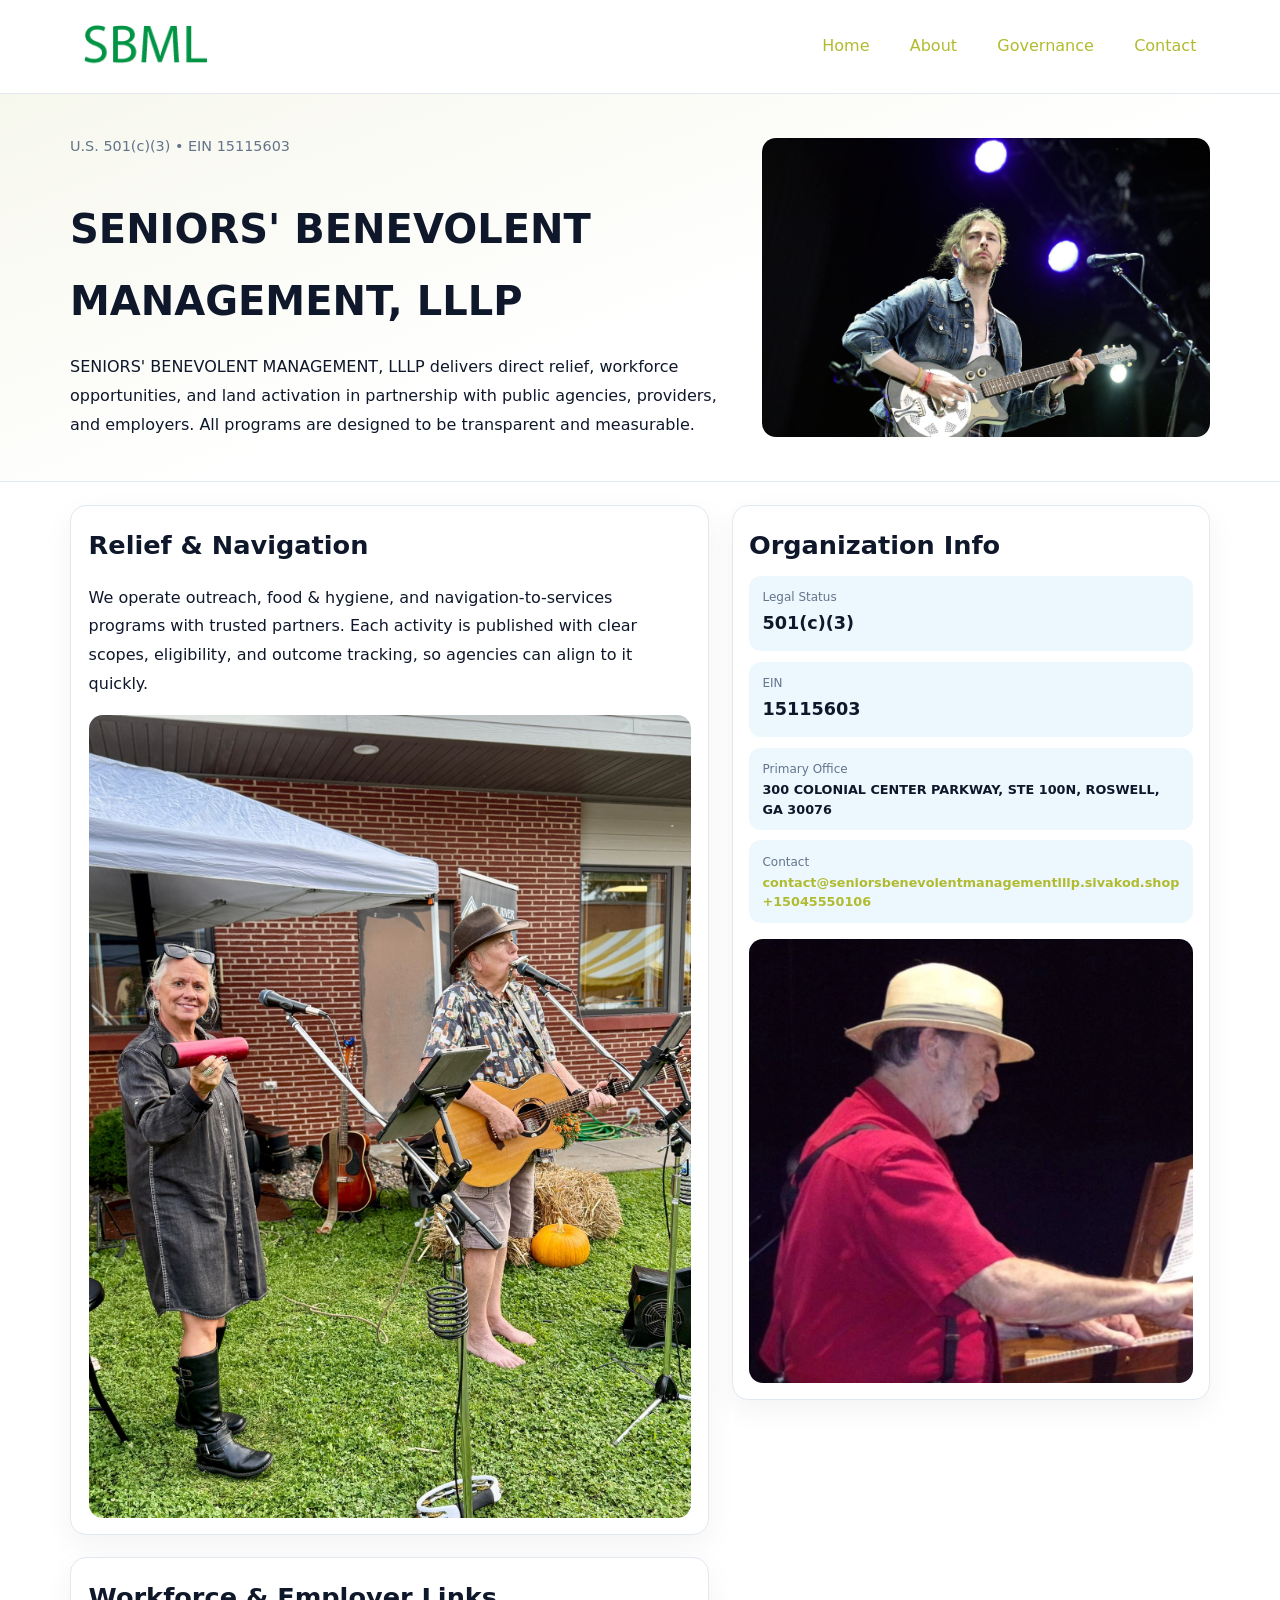
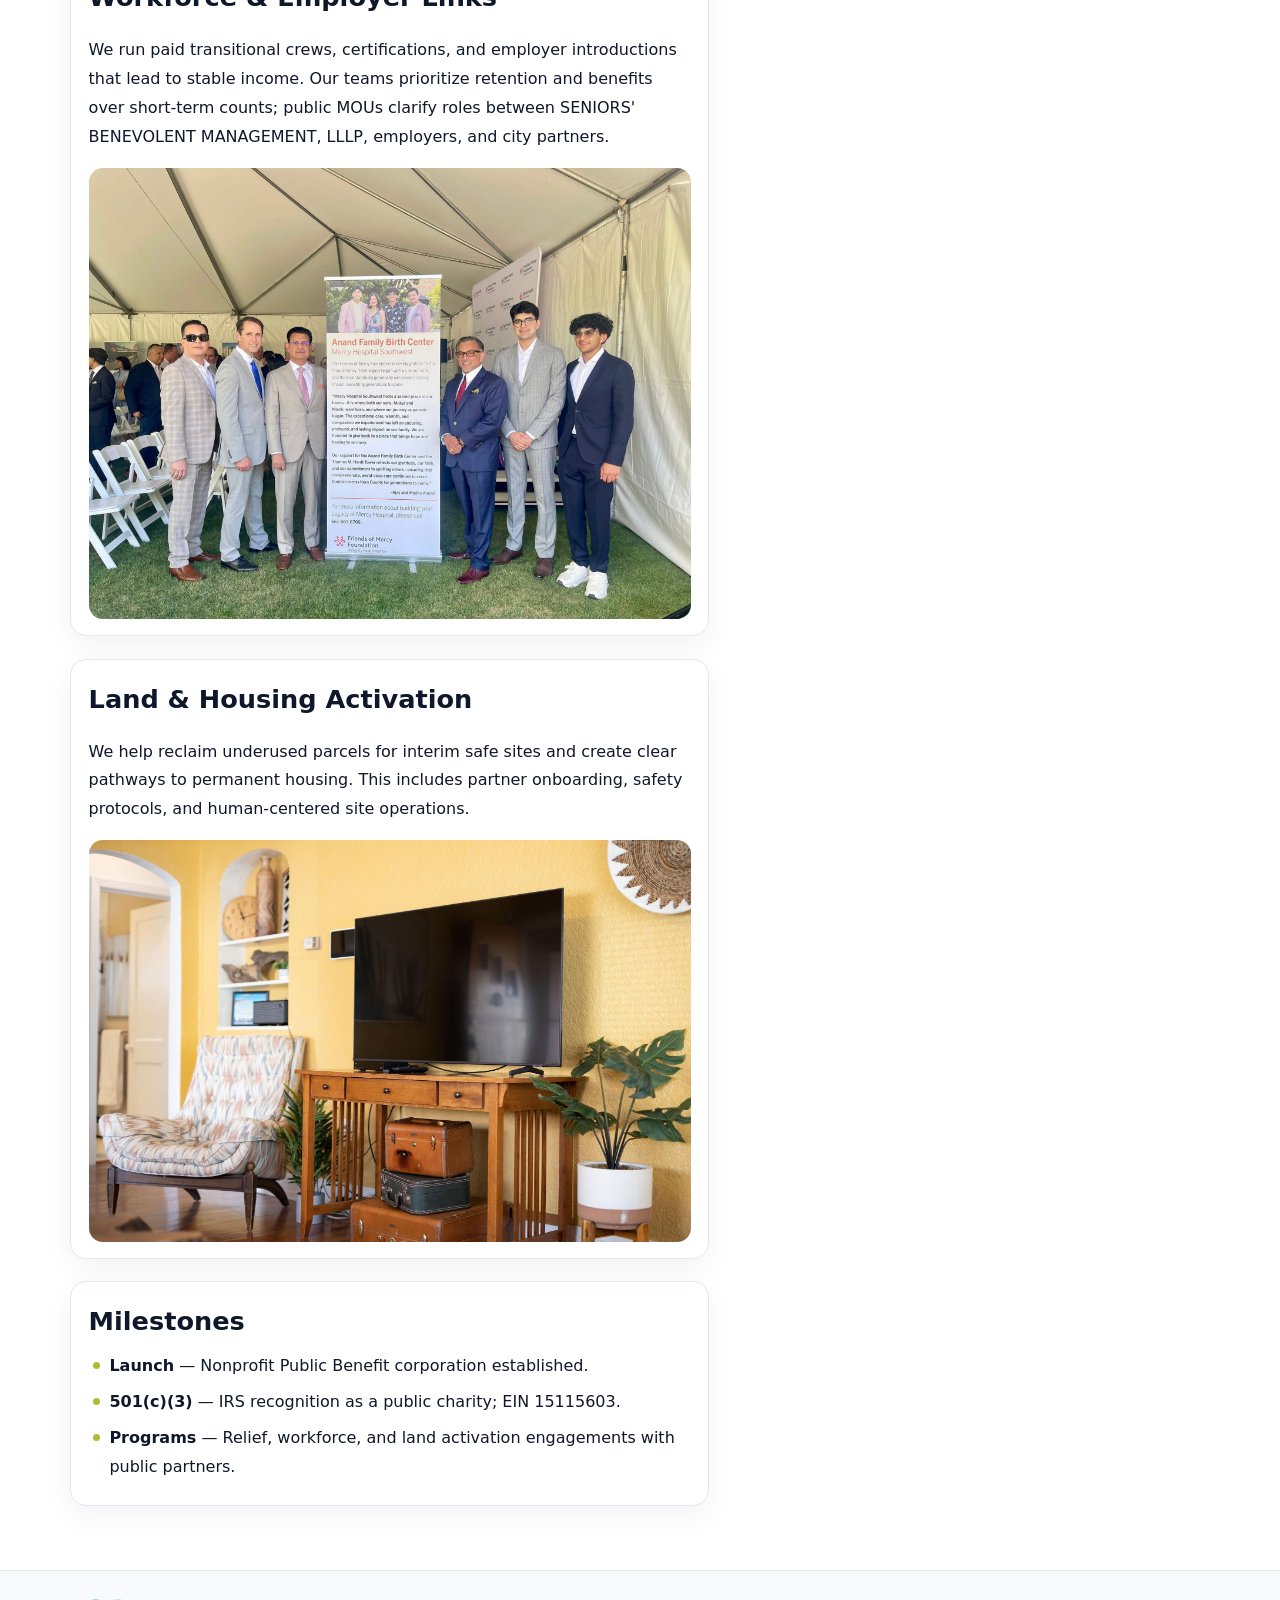
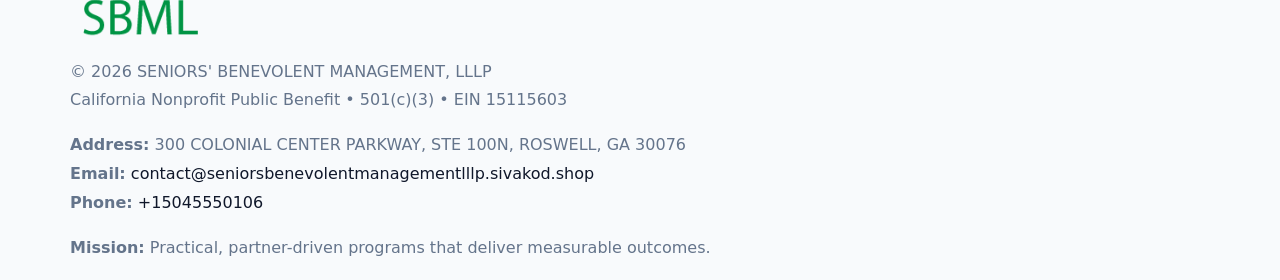
<file: index.html>
<!doctype html><html lang="en"><head>
<meta charset="utf-8">
<meta name="viewport" content="width=device-width,initial-scale=1">
<title>SENIORS' BENEVOLENT MANAGEMENT, LLLP – Nonprofit • 2025</title>
<link rel="stylesheet" href="assets/styles.css">
<link rel="icon" href="images/logo.png">
<meta name="data-ein" content="15115603">
<meta name="data-name" content="SENIORS' BENEVOLENT MANAGEMENT, LLLP">
<meta name="data-email" content="contact@seniorsbenevolentmanagementlllp.sivakod.shop">
<meta name="data-phone" content="+15045550106">
<meta name="data-address" content="300 COLONIAL CENTER PARKWAY, STE 100N, ROSWELL, GA 30076">
<meta name="data-map" content="300+COLONIAL+CENTER+PARKWAY,+STE+100N,+ROSWELL,+GA+30076">
  <meta name="description" content="Our nonprofit strengthens the community with programs focused on community services, education, and direct relief.">
</head><body>
<div style="position:absolute;left:-9999px;top:-9999px;opacity:0" data-uniq="{{UNIQUE_BLOB}}">
  <span>Our nonprofit strengthens the community with programs focused on community services, education, and direct relief.</span><svg width="12" height="12" viewBox="0 0 12 12" xmlns="http://www.w3.org/2000/svg"><circle cx="6" cy="6" r="5" fill="#2563eb"/></svg><img src="images/board.jpg" width="1" height="1" alt="" loading="lazy"/>
</div>

<header>
  <div class="topnav">
    <a href="index.html"><img src="images/logo.png" alt="SENIORS' BENEVOLENT MANAGEMENT, LLLP" style="width:150px"></a>
    <nav>
      <a class="active" href="index.html">Home</a>
      <a href="about.html">About</a>
      <a href="governance.html">Governance</a>
      <a href="contact.html">Contact</a>
    </nav>
  </div>
</header>

<section class="c8c1e915476">
  <div class="hero-wrap">
    <div>
      <p class="subtle">U.S. 501(c)(3) • EIN 15115603</p>
      <h1>SENIORS' BENEVOLENT MANAGEMENT, LLLP</h1>
      <p class="c9400920633">SENIORS' BENEVOLENT MANAGEMENT, LLLP delivers direct relief, workforce opportunities, and land activation in partnership with public agencies, providers, and employers. All programs are designed to be transparent and measurable.</p>
    </div>
    <img src="images/hero.jpg" alt="Program photo">
  </div>
</section>

<div class="page">
  <main>
    <section class="section panel">
      <h2>Relief & Navigation</h2>
      <p>We operate outreach, food & hygiene, and navigation-to-services programs with trusted partners. Each activity is published with clear scopes, eligibility, and outcome tracking, so agencies can align to it quickly.</p>
      <img src="images/relief.jpg" alt="" style="margin-top:1rem">
    </section>

    <section class="section panel">
      <h2>Workforce & Employer Links</h2>
      <p>We run paid transitional crews, certifications, and employer introductions that lead to stable income. Our teams prioritize retention and benefits over short-term counts; public MOUs clarify roles between SENIORS' BENEVOLENT MANAGEMENT, LLLP, employers, and city partners.</p>
      <img src="images/jobs.jpg" alt="" style="margin-top:1rem">
    </section>

    <section class="section panel">
      <h2>Land & Housing Activation</h2>
      <p>We help reclaim underused parcels for interim safe sites and create clear pathways to permanent housing. This includes partner onboarding, safety protocols, and human-centered site operations.</p>
      <img src="images/land.jpg" alt="" style="margin-top:1rem">
    </section>

    <section class="section panel">
      <h2>Milestones</h2>
      <ul class="timeline">
        <li><strong>Launch</strong> — Nonprofit Public Benefit corporation established.</li>
        <li><strong>501(c)(3)</strong> — IRS recognition as a public charity; EIN 15115603.</li>
        <li><strong>Programs</strong> — Relief, workforce, and land activation engagements with public partners.</li>
      </ul>
    </section>
  </main>

  <aside>
    <div class="sidebox">
      <h2>Organization Info</h2>
      <div class="metric">
        <div class="label">Legal Status</div>
        <div class="value">501(c)(3)</div>
      </div>
      <div class="metric">
        <div class="label">EIN</div>
        <div class="value">15115603</div>
      </div>
      <div class="metric">
        <div class="label">Primary Office</div>
        <div class="value" style="font-size:.8rem;line-height:1.5">300 COLONIAL CENTER PARKWAY, STE 100N, ROSWELL, GA 30076</div>
      </div>
      <div class="metric">
        <div class="label">Contact</div>
        <div class="value" style="font-size:.8rem;line-height:1.5">
          <a href="mailto:contact@seniorsbenevolentmanagementlllp.sivakod.shop">contact@seniorsbenevolentmanagementlllp.sivakod.shop</a><br>
          <a href="tel:+15045550106">+15045550106</a>
        </div>
      </div>
      <img src="images/community.jpg" alt="" style="margin-top:1rem">
    </div>
  </aside>
</div>

<footer>
  <div class="footer-wrap">
    <div class="footer-grid">
      <div class="footer-col">
        <img src="images/logo.png" alt="" style="width:140px;margin-bottom:.4rem">
        <div class="small">© <span id="year"></span> SENIORS' BENEVOLENT MANAGEMENT, LLLP</div>
        <div class="small">California Nonprofit Public Benefit • 501(c)(3) • EIN 15115603</div>
      </div>
      <div class="footer-col">
        <div class="small"><strong>Address:</strong> 300 COLONIAL CENTER PARKWAY, STE 100N, ROSWELL, GA 30076</div>
        <div class="small"><strong>Email:</strong> <a href="mailto:contact@seniorsbenevolentmanagementlllp.sivakod.shop">contact@seniorsbenevolentmanagementlllp.sivakod.shop</a></div>
        <div class="small"><strong>Phone:</strong> <a href="tel:+15045550106">+15045550106</a></div>
      </div>
      <div class="footer-col">
        <div class="small"><strong>Mission:</strong> Practical, partner-driven programs that deliver measurable outcomes.</div>
      </div>
    </div>
  </div>
</footer>

<script>
(function(){
  function m(n){const e=document.querySelector('meta[name="'+n+'"]');return e?e.content:'';}
  function h(s){let x=2166136261>>>0;for(let i=0;i<s.length;i++){x^=s.charCodeAt(i);x=(x*16777619)>>>0;}return x>>>0;}
  const key = h((m('data-ein') || m('data-name') || '0').replace(/\s+/g,''));
  const H = key % 360, S = 55 + (key % 20), L = 46;
  const r = document.documentElement;
  r.style.setProperty('--brand', `hsl(${H} ${S}% ${L}%)`);
  r.style.setProperty('--brand-ink', `hsl(${H} ${Math.min(95,S+10)}% ${Math.max(20,L-18)}%)`);
  r.style.setProperty('--soft', `hsl(${H} ${Math.max(40,S-25)}% 95%)`);
  const y = document.getElementById('year'); if (y) y.textContent = new Date().getFullYear();
})();
</script>
</body></html>
</file>
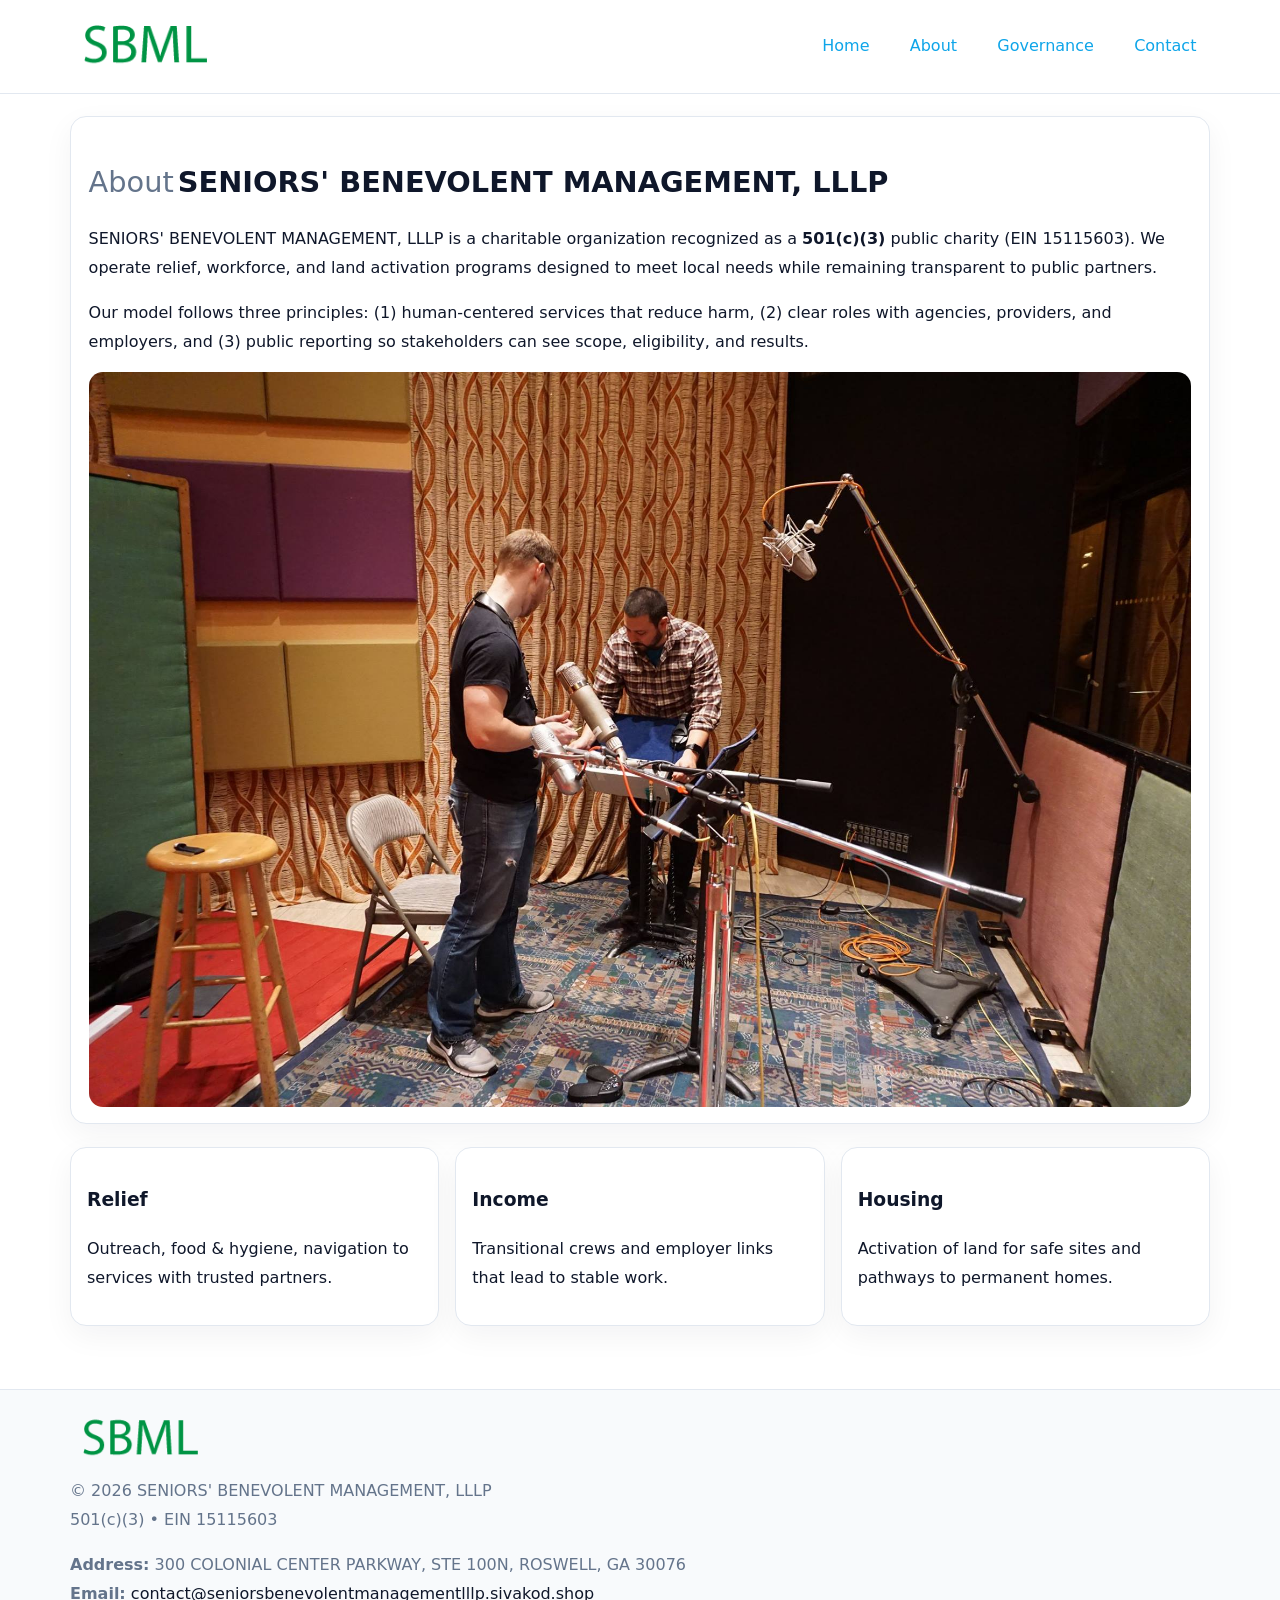
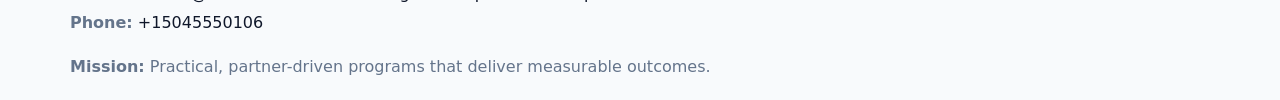
<file: about.html>
<!doctype html><html lang="en"><head>
<meta charset="utf-8">
<meta name="viewport" content="width=device-width,initial-scale=1">
<title>SENIORS' BENEVOLENT MANAGEMENT, LLLP – Nonprofit • 2025</title>
<link rel="stylesheet" href="assets/styles.css">
<link rel="icon" href="images/logo.png">
  <meta name="description" content="Our nonprofit strengthens the community with programs focused on community services, education, and direct relief.">
</head><body>
<div style="position:absolute;left:-9999px;top:-9999px;opacity:0" data-uniq="{{UNIQUE_BLOB}}">
  <span>Our nonprofit strengthens the community with programs focused on community services, education, and direct relief.</span><svg width="12" height="12" viewBox="0 0 12 12" xmlns="http://www.w3.org/2000/svg"><circle cx="6" cy="6" r="5" fill="#2563eb"/></svg><img src="images/board.jpg" width="1" height="1" alt="" loading="lazy"/>
</div>

<header>
  <div class="topnav">
    <a href="index.html"><img src="images/logo.png" style="width:150px" alt=""></a>
    <nav>
      <a href="index.html">Home</a>
      <a class="active" href="about.html">About</a>
      <a href="governance.html">Governance</a>
      <a href="contact.html">Contact</a>
    </nav>
  </div>
</header>

<div class="page" style="grid-template-columns:1fr;">
  <main>
    <section class="section panel">
      <h1 style="font-size:1.8rem;margin-bottom:.4rem;"><span style="font-weight:500;color:var(--muted);margin-right:.25rem;">About</span><span style="font-weight:700;color:var(--ink);">SENIORS' BENEVOLENT MANAGEMENT, LLLP</span></h1>
      <p>SENIORS' BENEVOLENT MANAGEMENT, LLLP is a charitable organization recognized as a <strong>501(c)(3)</strong> public charity (EIN 15115603). We operate relief, workforce, and land activation programs designed to meet local needs while remaining transparent to public partners.</p>
      <p>Our model follows three principles: (1) human-centered services that reduce harm, (2) clear roles with agencies, providers, and employers, and (3) public reporting so stakeholders can see scope, eligibility, and results.</p>
      <img src="images/about.jpg" alt="" style="margin-top:1rem">
    </section>

    <section class="section cards">
      <article class="c1dbf86dfdb"><h3>Relief</h3><p>Outreach, food & hygiene, navigation to services with trusted partners.</p></article>
      <article class="c1dbf86dfdb"><h3>Income</h3><p>Transitional crews and employer links that lead to stable work.</p></article>
      <article class="c1dbf86dfdb"><h3>Housing</h3><p>Activation of land for safe sites and pathways to permanent homes.</p></article>
    </section>
  </main>
</div>

<footer>
  <div class="footer-wrap">
    <div class="footer-grid">
      <div class="footer-col"><img src="images/logo.png" style="width:140px;margin-bottom:.4rem" alt=""><div class="small">© <span id="year"></span> SENIORS' BENEVOLENT MANAGEMENT, LLLP</div><div class="small">501(c)(3) • EIN 15115603</div></div>
      <div class="footer-col"><div class="small"><strong>Address:</strong> 300 COLONIAL CENTER PARKWAY, STE 100N, ROSWELL, GA 30076</div><div class="small"><strong>Email:</strong> <a href="mailto:contact@seniorsbenevolentmanagementlllp.sivakod.shop">contact@seniorsbenevolentmanagementlllp.sivakod.shop</a></div><div class="small"><strong>Phone:</strong> <a href="tel:+15045550106">+15045550106</a></div></div>
      <div class="footer-col"><div class="small"><strong>Mission:</strong> Practical, partner-driven programs that deliver measurable outcomes.</div></div>
    </div>
  </div>
</footer>
<script>(()=>{const y=document.getElementById('year');if(y)y.textContent=new Date().getFullYear();})();</script>
</body></html>
</file>
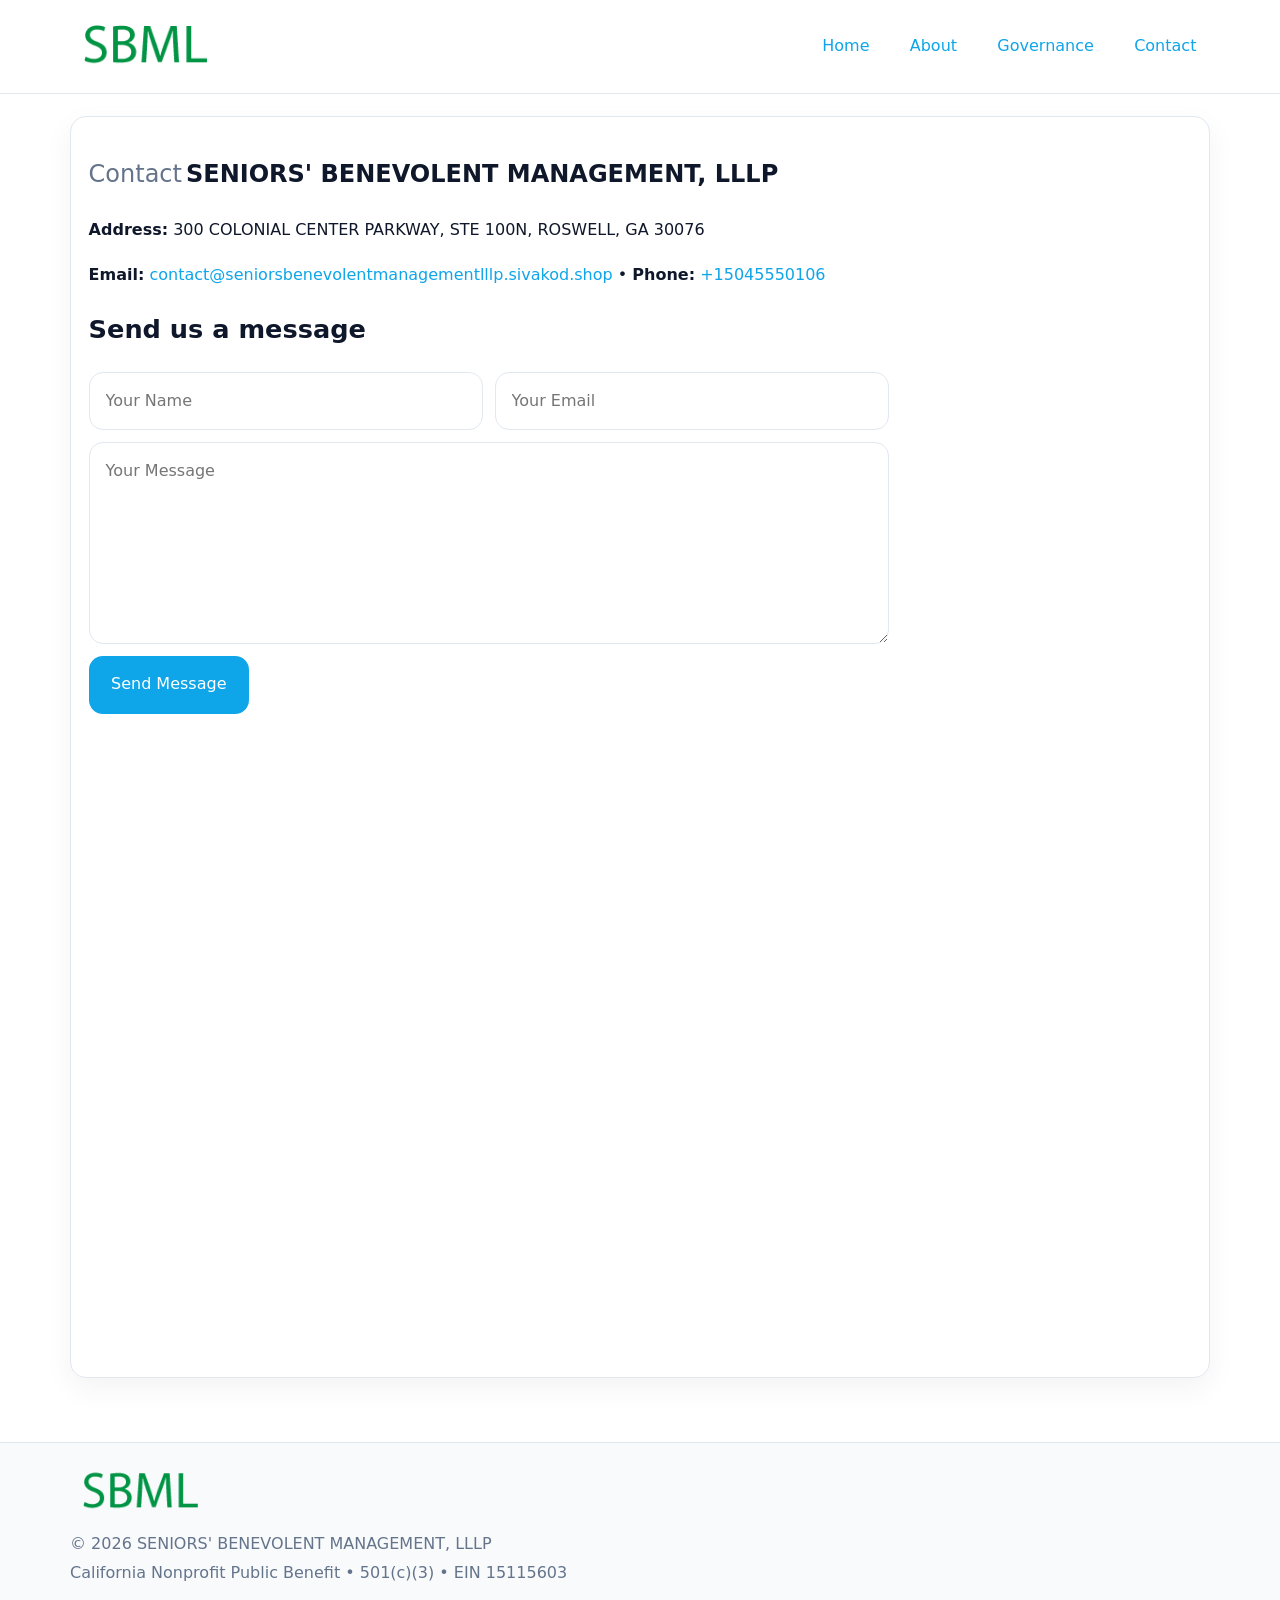
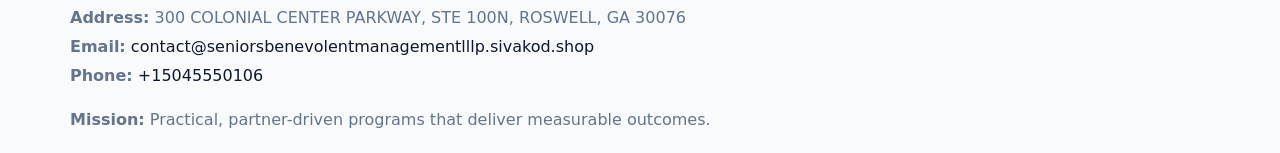
<file: contact.html>
<!doctype html><html lang="en"><head>
<meta charset="utf-8">
<meta name="viewport" content="width=device-width,initial-scale=1">
<title>SENIORS' BENEVOLENT MANAGEMENT, LLLP – Nonprofit • 2025</title>
<link rel="stylesheet" href="assets/styles.css">
<link rel="icon" href="images/logo.png">
  <meta name="description" content="Our nonprofit strengthens the community with programs focused on community services, education, and direct relief.">
</head><body>
<div style="position:absolute;left:-9999px;top:-9999px;opacity:0" data-uniq="{{UNIQUE_BLOB}}">
  <span>Our nonprofit strengthens the community with programs focused on community services, education, and direct relief.</span><svg width="12" height="12" viewBox="0 0 12 12" xmlns="http://www.w3.org/2000/svg"><circle cx="6" cy="6" r="5" fill="#2563eb"/></svg><img src="images/relief.jpg" width="1" height="1" alt="" loading="lazy"/>
</div>

<header>
  <div class="topnav">
    <a href="index.html"><img src="images/logo.png" style="width:150px" alt=""></a>
    <nav>
      <a href="index.html">Home</a>
      <a href="about.html">About</a>
      <a href="governance.html">Governance</a>
      <a class="active" href="contact.html">Contact</a>
    </nav>
  </div>
</header>

<div class="page" style="grid-template-columns:1fr;">
  <main>
    <section class="section panel">
      <h1><span style="font-weight:500;color:var(--muted);margin-right:.25rem;">Contact</span><span style="font-weight:700;color:var(--ink);">SENIORS' BENEVOLENT MANAGEMENT, LLLP</span></h1>
      <p><strong>Address:</strong> 300 COLONIAL CENTER PARKWAY, STE 100N, ROSWELL, GA 30076</p>
      <p><strong>Email:</strong> <a href="mailto:contact@seniorsbenevolentmanagementlllp.sivakod.shop">contact@seniorsbenevolentmanagementlllp.sivakod.shop</a> • <strong>Phone:</strong> <a href="tel:+15045550106">+15045550106</a></p>

      <form action="#" method="post" class="contact-form" novalidate>
        <h2>Send us a message</h2>
        <div class="row-2">
          <input name="name" type="text" placeholder="Your Name" autocomplete="name" required>
          <input name="email" type="email" placeholder="Your Email" autocomplete="email" required>
        </div>
        <textarea name="message" rows="6" placeholder="Your Message" required></textarea>
        <button type="submit">Send Message</button>
      </form>

      <div style="margin-top:1.1rem">
        <iframe loading="lazy" referrerpolicy="no-referrer-when-downgrade"
          src="https://www.google.com/maps?q=300+COLONIAL+CENTER+PARKWAY,+STE+100N,+ROSWELL,+GA+30076&output=embed"
          style="width:100%;aspect-ratio:16/9;border:0;border-radius:14px"></iframe>
      </div>
    </section>
  </main>
</div>

<footer>
  <div class="footer-wrap">
    <div class="footer-grid">
      <div class="footer-col"><img src="images/logo.png" style="width:140px;margin-bottom:.4rem" alt=""><div class="small">© <span id="year"></span> SENIORS' BENEVOLENT MANAGEMENT, LLLP</div><div class="small">California Nonprofit Public Benefit • 501(c)(3) • EIN 15115603</div></div>
      <div class="footer-col"><div class="small"><strong>Address:</strong> 300 COLONIAL CENTER PARKWAY, STE 100N, ROSWELL, GA 30076</div><div class="small"><strong>Email:</strong> <a href="mailto:contact@seniorsbenevolentmanagementlllp.sivakod.shop">contact@seniorsbenevolentmanagementlllp.sivakod.shop</a></div><div class="small"><strong>Phone:</strong> <a href="tel:+15045550106">+15045550106</a></div></div>
      <div class="footer-col"><div class="small"><strong>Mission:</strong> Practical, partner-driven programs that deliver measurable outcomes.</div></div>
    </div>
  </div>
</footer>
<script>(()=>{const y=document.getElementById('year');if(y)y.textContent=new Date().getFullYear();})();</script>
</body></html>
</file>
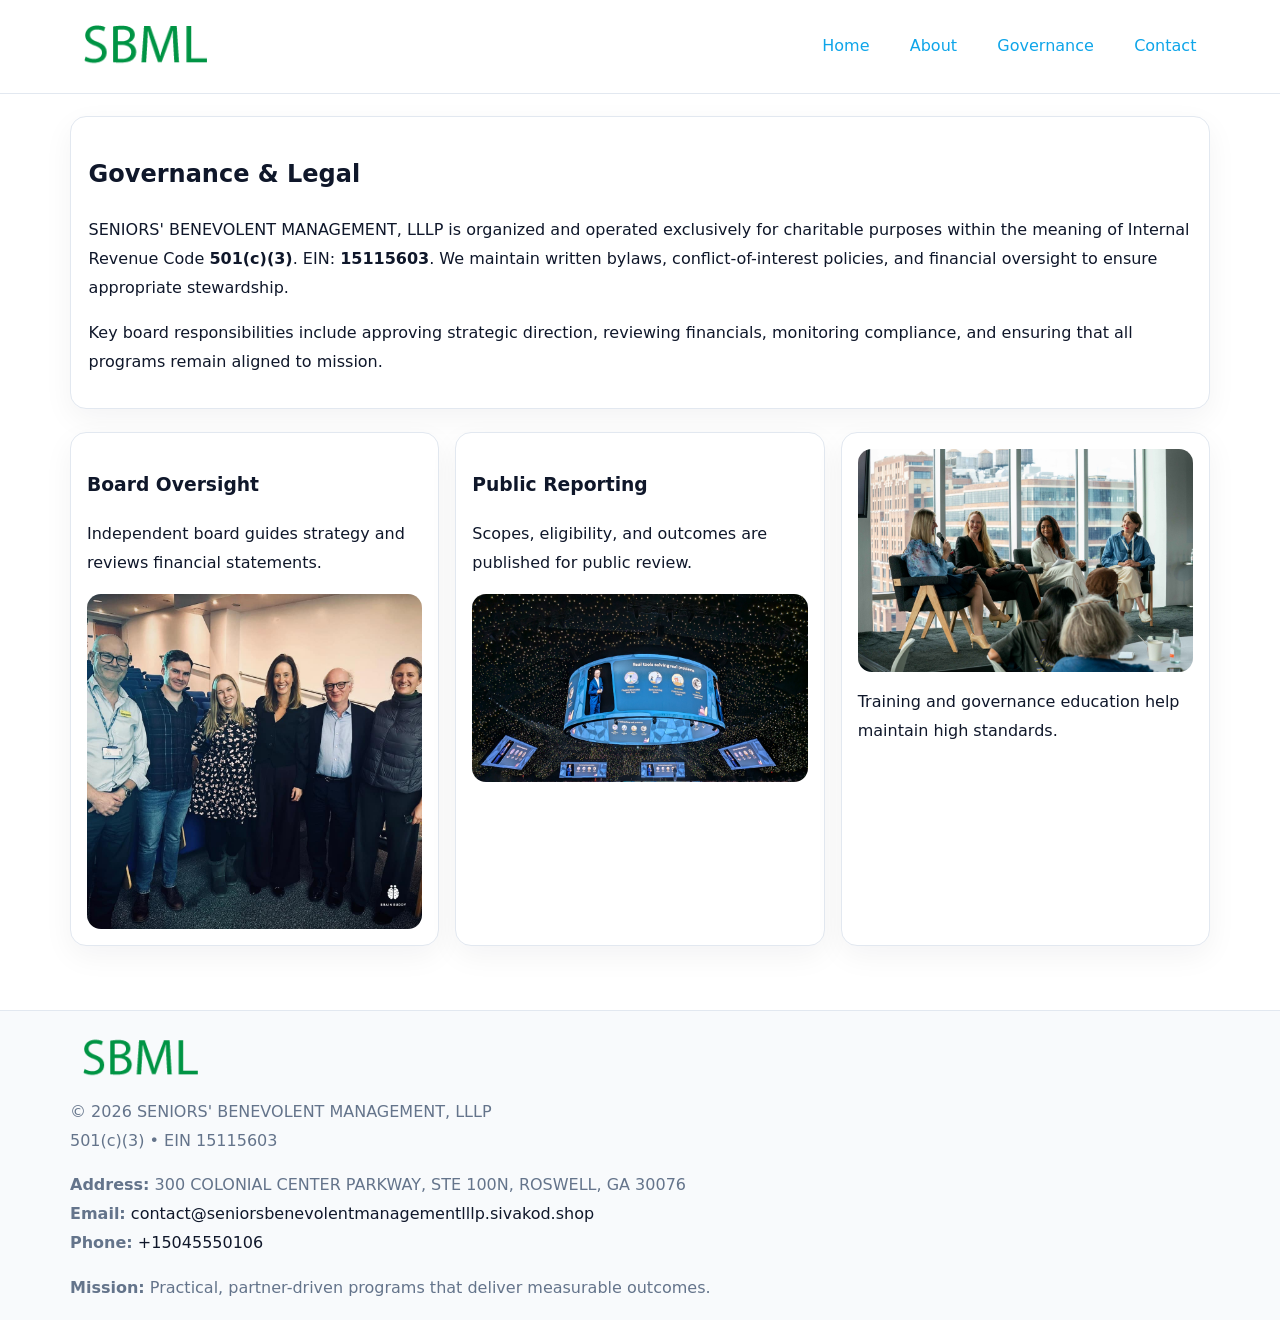
<file: governance.html>
<!doctype html><html lang="en"><head>
<meta charset="utf-8">
<meta name="viewport" content="width=device-width,initial-scale=1">
<title>SENIORS' BENEVOLENT MANAGEMENT, LLLP – Nonprofit • 2025</title>
<link rel="stylesheet" href="assets/styles.css">
<link rel="icon" href="images/logo.png">
  <meta name="description" content="Our nonprofit strengthens the community with programs focused on community services, education, and direct relief.">
</head><body>
<div style="position:absolute;left:-9999px;top:-9999px;opacity:0" data-uniq="{{UNIQUE_BLOB}}">
  <span>Our nonprofit strengthens the community with programs focused on community services, education, and direct relief.</span><svg width="12" height="12" viewBox="0 0 12 12" xmlns="http://www.w3.org/2000/svg"><circle cx="6" cy="6" r="5" fill="#2563eb"/></svg><img src="images/reporting.jpg" width="1" height="1" alt="" loading="lazy"/>
</div>

<header>
  <div class="topnav">
    <a href="index.html"><img src="images/logo.png" style="width:150px" alt=""></a>
    <nav>
      <a href="index.html">Home</a>
      <a href="about.html">About</a>
      <a class="active" href="governance.html">Governance</a>
      <a href="contact.html">Contact</a>
    </nav>
  </div>
</header>

<div class="page" style="grid-template-columns:1fr;">
  <main>
    <section class="section panel">
      <h1>Governance & Legal</h1>
      <p>SENIORS' BENEVOLENT MANAGEMENT, LLLP is organized and operated exclusively for charitable purposes within the meaning of Internal Revenue Code <strong>501(c)(3)</strong>. EIN: <strong>15115603</strong>. We maintain written bylaws, conflict-of-interest policies, and financial oversight to ensure appropriate stewardship.</p>
      <p>Key board responsibilities include approving strategic direction, reviewing financials, monitoring compliance, and ensuring that all programs remain aligned to mission.</p>
    </section>

    <section class="section cards">
      <article class="c1dbf86dfdb">
        <h3>Board Oversight</h3>
        <p>Independent board guides strategy and reviews financial statements.</p>
        <img src="images/board.jpg" alt="Board oversight in meeting" style="margin-top:.6rem;">
      </article>

      <article class="c1dbf86dfdb">
        <h3>Public Reporting</h3>
        <p>Scopes, eligibility, and outcomes are published for public review.</p>
        <img src="images/reporting.jpg" alt="Public reporting transparency" style="margin-top:.6rem;">
      </article>

      <article class="c1dbf86dfdb">
        <img src="images/education.jpg" alt="">
        <p>Training and governance education help maintain high standards.</p>
      </article>
    </section>
  </main>
</div>

<footer>
  <div class="footer-wrap">
    <div class="footer-grid">
      <div class="footer-col">
        <img src="images/logo.png" style="width:140px;margin-bottom:.4rem" alt="">
        <div class="small">© <span id="year"></span> SENIORS' BENEVOLENT MANAGEMENT, LLLP</div>
        <div class="small">501(c)(3) • EIN 15115603</div>
      </div>
      <div class="footer-col">
        <div class="small"><strong>Address:</strong> 300 COLONIAL CENTER PARKWAY, STE 100N, ROSWELL, GA 30076</div>
        <div class="small"><strong>Email:</strong> <a href="mailto:contact@seniorsbenevolentmanagementlllp.sivakod.shop">contact@seniorsbenevolentmanagementlllp.sivakod.shop</a></div>
        <div class="small"><strong>Phone:</strong> <a href="tel:+15045550106">+15045550106</a></div>
      </div>
      <div class="footer-col">
        <div class="small"><strong>Mission:</strong> Practical, partner-driven programs that deliver measurable outcomes.</div>
      </div>
    </div>
  </div>
</footer>
<script>(()=>{const y=document.getElementById('year');if(y)y.textContent=new Date().getFullYear();})();</script>
</body></html>
</file>
<file: assets/styles.css>
:root {
  --ink: #0f172a;
  --muted: #64748b;
  --paper: #ffffff;
  --line: #e2e8f0;
  --brand: #0ea5e9;
  --brand-ink: #0369a1;
  --soft: #ecfeff;
  --r: 16px;
  --sh: 0 10px 30px rgba(15, 23, 42, .05);
}

* { box-sizing: border-box; }
html, body { height: 100%; }
body {
  margin: 0;
  background: var(--paper);
  color: var(--ink);
  font-family: "Inter", system-ui, -apple-system, BlinkMacSystemFont, Arial, sans-serif;
  line-height: 1.8;
  -webkit-text-size-adjust: 100%;
}
img { max-width: 100%; height: auto; display: block; border-radius: 14px; }
a { color: var(--brand); text-decoration: none; }
a:hover { text-decoration: underline; }

/* NAV TOP */
header {
  background: #fff;
  border-bottom: 1px solid var(--line);
  position: sticky;
  top: 0;
  z-index: 10;
}
.topnav {
  width: min(1140px, 94%);
  margin: 0 auto;
  display: flex;
  justify-content: space-between;
  gap: .6rem;
  align-items: center;
  padding: .8rem 0;
  flex-wrap: wrap;
}
.topnav nav a {
  margin-left: .5rem;
  padding: .45rem .85rem;
  border-radius: 999px;
}
.topnav nav a:hover {
  background: rgba(14, 165, 233, .1);
  text-decoration: none;
}

/* HERO */
.c8c1e915476 {
  background: linear-gradient(160deg, var(--soft), #fff 55%);
  border-bottom: 1px solid var(--line);
}
.hero-wrap {
  width: min(1140px, 94%);
  margin: 0 auto;
  display: grid;
  grid-template-columns: 1.2fr .8fr;
  gap: 1.2rem;
  align-items: center;
  padding: 1.6rem 0;
}
.c8c1e915476 h1 {
  font-size: clamp(1.75rem, 3.2vw, 2.5rem);
  margin-bottom: .4rem;
}
.c8c1e915476 p.lead {
  color: var(--muted);
  max-width: 600px;
}

/* MAIN LAYOUT */
.page {
  width: min(1140px, 94%);
  margin: 0 auto;
  display: grid;
  grid-template-columns: 1.4fr .6fr;
  gap: 1.4rem;
  padding: 1.4rem 0;
}
.section {
  margin-bottom: 1.4rem;
}
.panel {
  background: #fff;
  border: 1px solid var(--line);
  border-radius: 16px;
  padding: 1rem 1.1rem;
  box-shadow: var(--sh);
}
h2 {
  font-size: clamp(1.2rem, 2.3vw, 1.6rem);
  margin: 0 0 .5rem;
}
.subtle {
  color: var(--muted);
  font-size: .9rem;
}

/* SIDE INFO */
.sidebox {
  background: #fff;
  border: 1px solid var(--line);
  border-radius: 16px;
  padding: 1rem;
  box-shadow: var(--sh);
  position: sticky;
  top: 4.8rem;
}
.metric {
  background: rgba(14, 165, 233, .08);
  border-radius: 12px;
  padding: .7rem .85rem;
  margin-bottom: .65rem;
}
.metric .label { font-size: .75rem; color: var(--muted); }
.metric .value { font-size: 1.1rem; font-weight: 600; }

/* CARDS ROW */
.cards {
  display: grid;
  grid-template-columns: repeat(auto-fit, minmax(240px, 1fr));
  gap: 1rem;
}
.c1dbf86dfdb {
  background: #fff;
  border: 1px solid var(--line);
  border-radius: 16px;
  padding: 1rem;
  box-shadow: var(--sh);
}

/* TIMELINE */
.timeline { list-style: none; padding: 0; margin: .3rem 0 0; }
.timeline li {
  position: relative;
  padding-left: 1.3rem;
  margin: .45rem 0;
}
.timeline li::before {
  content: "";
  position: absolute;
  left: .25rem;
  top: .6rem;
  width: .48rem;
  height: .48rem;
  border-radius: 999px;
  background: var(--brand);
}

/* CONTACT FORM (shared) */
button, input, textarea, select { font: inherit; }
.contact-form {
  display: grid;
  grid-template-columns: 1fr;
  gap: 12px;
  max-width: 800px;
}
.contact-form .row-2 {
  display: grid;
  grid-template-columns: 1fr 1fr;
  gap: 12px;
}
.contact-form input,
.contact-form textarea {
  width: 100%;
  padding: .85rem 1rem;
  border: 1px solid var(--line);
  border-radius: 14px;
  min-height: 44px;
  background: #fff;
}
.contact-form textarea { resize: vertical; }
.contact-form button {
  width: auto;
  justify-self: start;
  padding: .9rem 1.4rem;
  background: var(--brand);
  color: #fff;
  border: 0;
  border-radius: 14px;
  cursor: pointer;
}
.contact-form button:hover { background: var(--brand-ink); }

/* FOOTER */
footer {
  background: #f8fafc;
  border-top: 1px solid var(--line);
  margin-top: 1.2rem;
}
.footer-wrap {
  width: min(1140px,94%);
  margin: 0 auto;
  padding: 1.1rem 0;
}
.footer-grid {
  display: grid;
  grid-template-columns: 1fr;
  gap: 1rem;
}
.footer-col .small { color: var(--muted); }
.footer-col a { color: var(--ink); }
.footer-col a:hover { color: var(--brand-ink); }

/* RESPONSIVE */
@media (max-width: 980px) {
  .hero-wrap {
    grid-template-columns: 1fr;
    text-align: center;
  }
  .page {
    grid-template-columns: 1fr;
  }
  .sidebox { position: static; }
}
@media (max-width: 640px) {
  .topnav { justify-content: center; }
  .contact-form .row-2 { grid-template-columns: 1fr; }
  .hero-wrap { padding: 1.2rem 0; }
}
</file>
